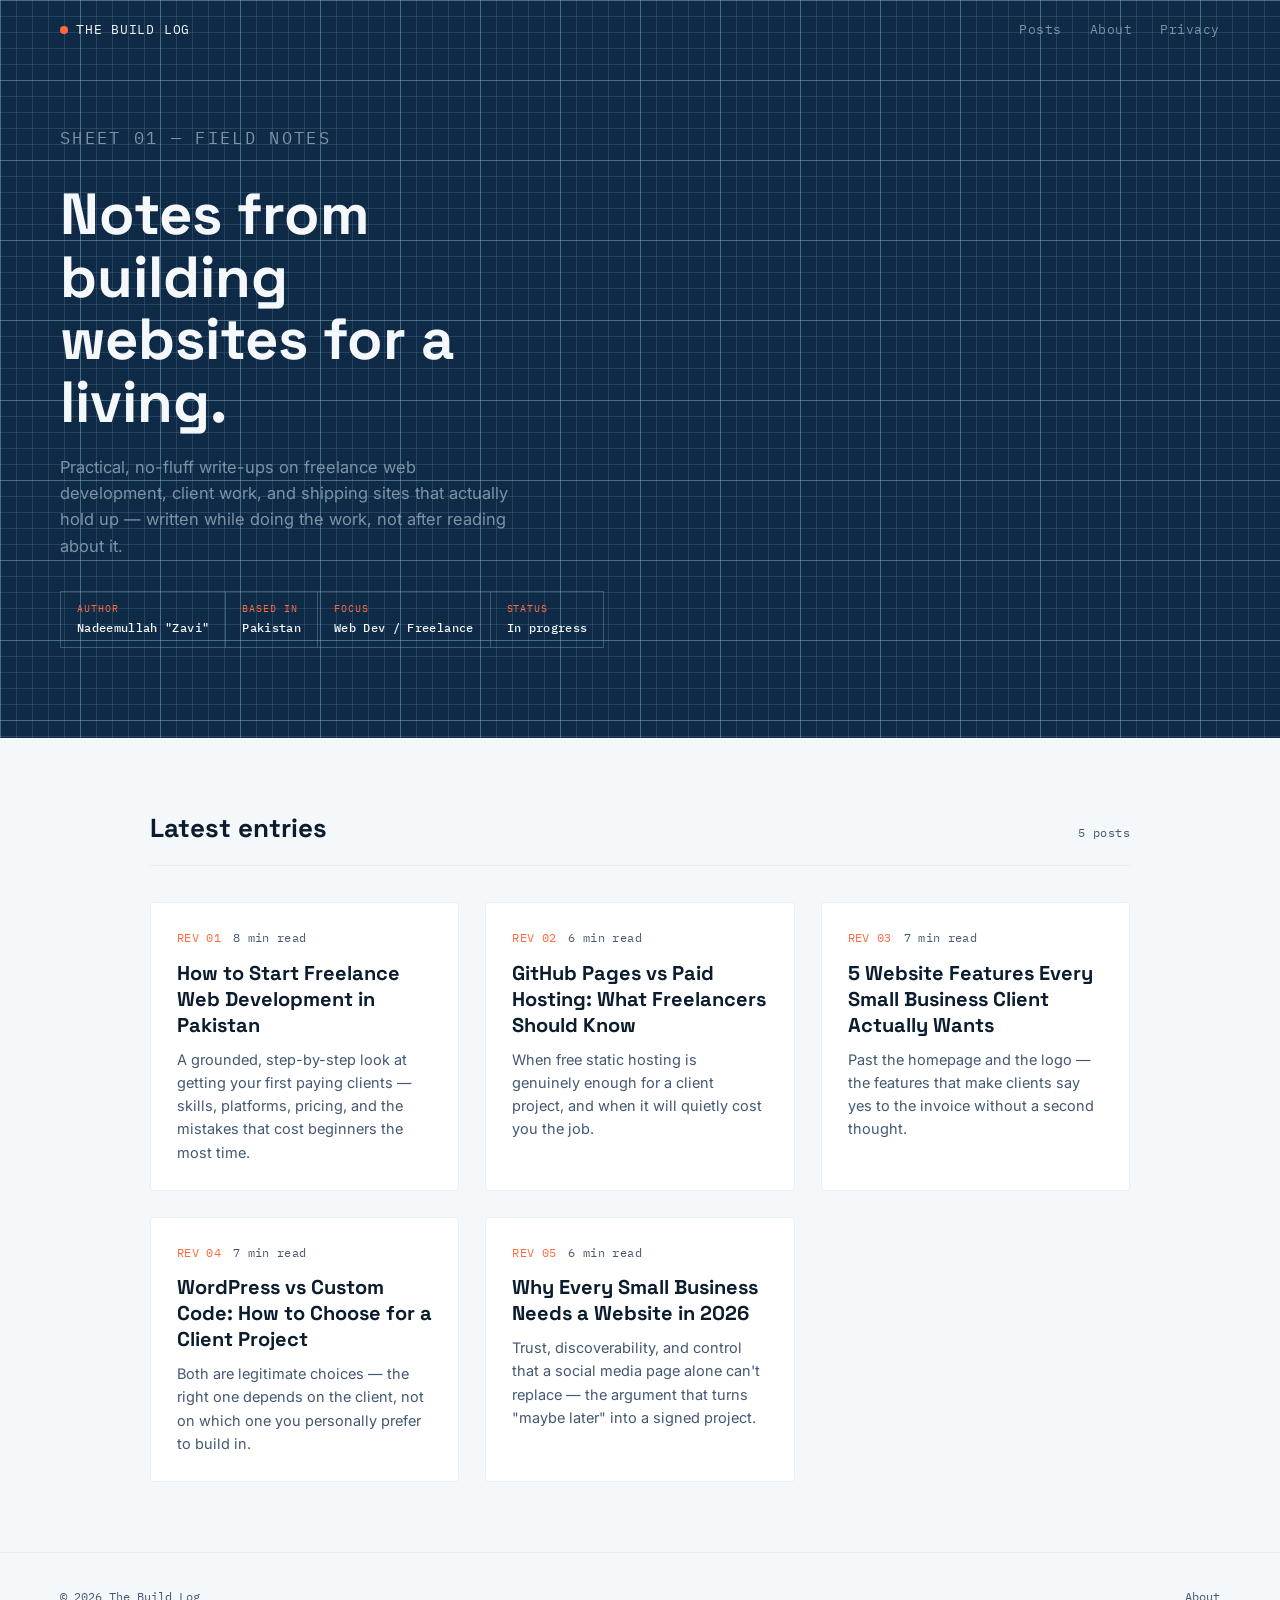
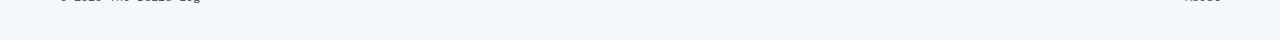
<file: index.html>
<!DOCTYPE html>
<html lang="en">
<head>
<meta charset="UTF-8">
<meta name="viewport" content="width=device-width, initial-scale=1.0">
<title>The Build Log — Web Dev &amp; Freelancing Notes from Pakistan</title>
<meta name="description" content="Practical notes on freelance web development, GitHub Pages hosting, and building client websites — written by a working developer in Pakistan.">
<link rel="preconnect" href="https://fonts.googleapis.com">
<link href="https://fonts.googleapis.com/css2?family=Space+Grotesk:wght@500;700&family=Inter:wght@400;500;600&family=IBM+Plex+Mono:wght@400;500&display=swap" rel="stylesheet">
<link rel="stylesheet" href="style.css">

<!-- ============================================================
  GOOGLE ADSENSE — after your site is approved, paste the
  AdSense auto-ads snippet Google gives you right here, just
  before </head>. Example:

  <script async src="https://pagead2.googlesyndication.com/pagead/js/adsbygoogle.js?client=ca-pub-XXXXXXXXXXXXXXXX"
     crossorigin="anonymous"></script>

  Do NOT add this before you're approved — AdSense checks for
  the verification tag/meta on your site during review, so add
  it when you submit your application, not before.
============================================================ -->

</head>
<body>

<header class="blueprint">
  <nav class="nav">
    <a href="index.html" class="nav-mark"><span class="dot"></span>THE BUILD LOG</a>
    <div class="nav-links">
      <a href="index.html">Posts</a>
      <a href="about.html">About</a>
      <a href="privacy-policy.html">Privacy</a>
    </div>
  </nav>

  <div class="hero">
    <p class="hero-eyebrow">Sheet 01 — Field Notes</p>
    <h1>Notes from building<br>websites for a living.</h1>
    <p>Practical, no-fluff write-ups on freelance web development, client work, and shipping sites that actually hold up — written while doing the work, not after reading about it.</p>

    <div class="title-block">
      <div><span>Author</span><strong>Nadeemullah "Zavi"</strong></div>
      <div><span>Based in</span><strong>Pakistan</strong></div>
      <div><span>Focus</span><strong>Web Dev / Freelance</strong></div>
      <div><span>Status</span><strong>In progress</strong></div>
    </div>
  </div>
</header>

<main class="section">
  <div class="section-head">
    <h2>Latest entries</h2>
    <span class="tag">5 posts</span>
  </div>

  <div class="post-grid">
    <a class="post-card" href="freelance-web-dev-pakistan.html">
      <div class="meta"><span class="rev">REV 01</span><span>8 min read</span></div>
      <h3>How to Start Freelance Web Development in Pakistan</h3>
      <p>A grounded, step-by-step look at getting your first paying clients — skills, platforms, pricing, and the mistakes that cost beginners the most time.</p>
    </a>

    <a class="post-card" href="github-pages-vs-paid-hosting.html">
      <div class="meta"><span class="rev">REV 02</span><span>6 min read</span></div>
      <h3>GitHub Pages vs Paid Hosting: What Freelancers Should Know</h3>
      <p>When free static hosting is genuinely enough for a client project, and when it will quietly cost you the job.</p>
    </a>

    <a class="post-card" href="website-features-clients-want.html">
      <div class="meta"><span class="rev">REV 03</span><span>7 min read</span></div>
      <h3>5 Website Features Every Small Business Client Actually Wants</h3>
      <p>Past the homepage and the logo — the features that make clients say yes to the invoice without a second thought.</p>
    </a>

    <a class="post-card" href="wordpress-vs-custom-code.html">
      <div class="meta"><span class="rev">REV 04</span><span>7 min read</span></div>
      <h3>WordPress vs Custom Code: How to Choose for a Client Project</h3>
      <p>Both are legitimate choices — the right one depends on the client, not on which one you personally prefer to build in.</p>
    </a>

    <a class="post-card" href="importance-of-a-website.html">
      <div class="meta"><span class="rev">REV 05</span><span>6 min read</span></div>
      <h3>Why Every Small Business Needs a Website in 2026</h3>
      <p>Trust, discoverability, and control that a social media page alone can't replace — the argument that turns "maybe later" into a signed project.</p>
    </a>
  </div>
</main>

<footer class="footer">
  <span>© 2026 The Build Log</span>
  <a href="about.html">About</a>
</footer>

</body>
</html>
</file>
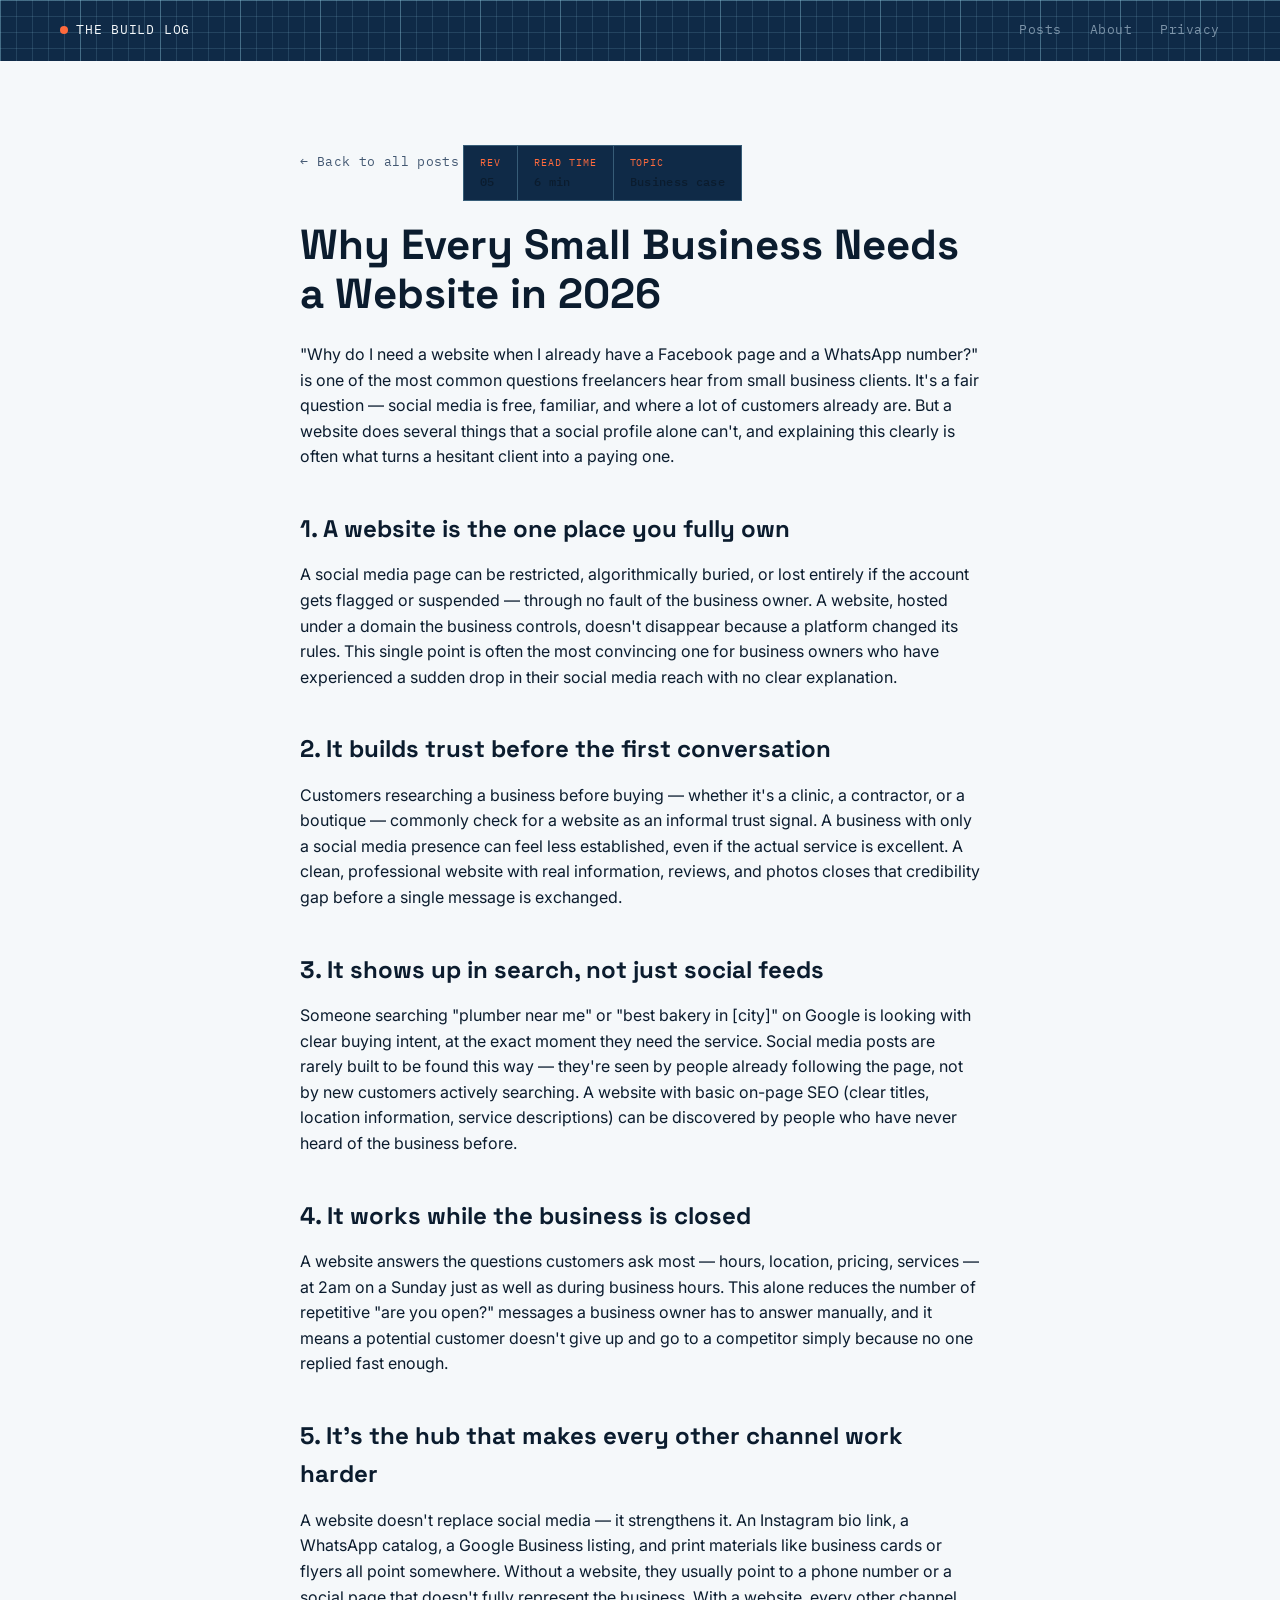
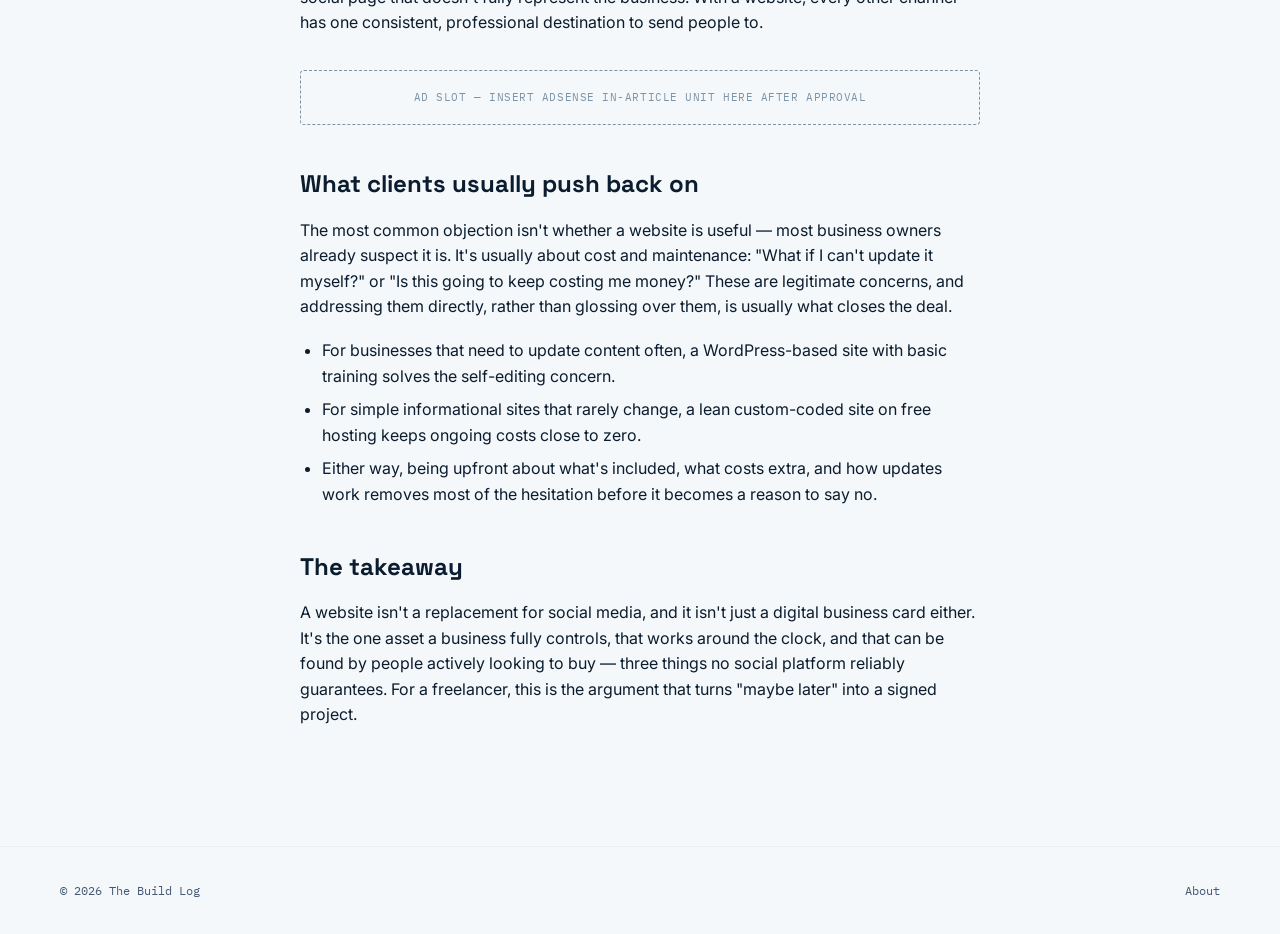
<file: importance-of-a-website.html>
<!DOCTYPE html>
<html lang="en">
<head>
<meta charset="UTF-8">
<meta name="viewport" content="width=device-width, initial-scale=1.0">
<title>Why Every Small Business Needs a Website in 2026 — The Build Log</title>
<meta name="description" content="A practical look at why a website still matters for small businesses — trust, discoverability, and control that social media alone can't replace.">
<link rel="preconnect" href="https://fonts.googleapis.com">
<link href="https://fonts.googleapis.com/css2?family=Space+Grotesk:wght@500;700&family=Inter:wght@400;500;600&family=IBM+Plex+Mono:wght@400;500&display=swap" rel="stylesheet">
<link rel="stylesheet" href="style.css">
</head>
<body>

<header class="blueprint">
  <nav class="nav">
    <a href="index.html" class="nav-mark"><span class="dot"></span>THE BUILD LOG</a>
    <div class="nav-links">
      <a href="index.html">Posts</a>
      <a href="about.html">About</a>
      <a href="privacy-policy.html">Privacy</a>
    </div>
  </nav>
</header>

<article class="article-wrap">
  <a class="back-link" href="index.html">← Back to all posts</a>

  <div class="title-block" style="margin-top:24px; background:var(--blueprint-deep); display:inline-grid;">
    <div><span>Rev</span><strong>05</strong></div>
    <div><span>Read time</span><strong>6 min</strong></div>
    <div><span>Topic</span><strong>Business case</strong></div>
  </div>

  <h1>Why Every Small Business Needs a Website in 2026</h1>

  <p>"Why do I need a website when I already have a Facebook page and a WhatsApp number?" is one of the most common questions freelancers hear from small business clients. It's a fair question — social media is free, familiar, and where a lot of customers already are. But a website does several things that a social profile alone can't, and explaining this clearly is often what turns a hesitant client into a paying one.</p>

  <h2>1. A website is the one place you fully own</h2>
  <p>A social media page can be restricted, algorithmically buried, or lost entirely if the account gets flagged or suspended — through no fault of the business owner. A website, hosted under a domain the business controls, doesn't disappear because a platform changed its rules. This single point is often the most convincing one for business owners who have experienced a sudden drop in their social media reach with no clear explanation.</p>

  <h2>2. It builds trust before the first conversation</h2>
  <p>Customers researching a business before buying — whether it's a clinic, a contractor, or a boutique — commonly check for a website as an informal trust signal. A business with only a social media presence can feel less established, even if the actual service is excellent. A clean, professional website with real information, reviews, and photos closes that credibility gap before a single message is exchanged.</p>

  <h2>3. It shows up in search, not just social feeds</h2>
  <p>Someone searching "plumber near me" or "best bakery in [city]" on Google is looking with clear buying intent, at the exact moment they need the service. Social media posts are rarely built to be found this way — they're seen by people already following the page, not by new customers actively searching. A website with basic on-page SEO (clear titles, location information, service descriptions) can be discovered by people who have never heard of the business before.</p>

  <h2>4. It works while the business is closed</h2>
  <p>A website answers the questions customers ask most — hours, location, pricing, services — at 2am on a Sunday just as well as during business hours. This alone reduces the number of repetitive "are you open?" messages a business owner has to answer manually, and it means a potential customer doesn't give up and go to a competitor simply because no one replied fast enough.</p>

  <h2>5. It's the hub that makes every other channel work harder</h2>
  <p>A website doesn't replace social media — it strengthens it. An Instagram bio link, a WhatsApp catalog, a Google Business listing, and print materials like business cards or flyers all point somewhere. Without a website, they usually point to a phone number or a social page that doesn't fully represent the business. With a website, every other channel has one consistent, professional destination to send people to.</p>

  <div class="ad-slot">Ad slot — insert AdSense in-article unit here after approval</div>

  <h2>What clients usually push back on</h2>
  <p>The most common objection isn't whether a website is useful — most business owners already suspect it is. It's usually about cost and maintenance: "What if I can't update it myself?" or "Is this going to keep costing me money?" These are legitimate concerns, and addressing them directly, rather than glossing over them, is usually what closes the deal.</p>
  <ul>
    <li>For businesses that need to update content often, a WordPress-based site with basic training solves the self-editing concern.</li>
    <li>For simple informational sites that rarely change, a lean custom-coded site on free hosting keeps ongoing costs close to zero.</li>
    <li>Either way, being upfront about what's included, what costs extra, and how updates work removes most of the hesitation before it becomes a reason to say no.</li>
  </ul>

  <h2>The takeaway</h2>
  <p>A website isn't a replacement for social media, and it isn't just a digital business card either. It's the one asset a business fully controls, that works around the clock, and that can be found by people actively looking to buy — three things no social platform reliably guarantees. For a freelancer, this is the argument that turns "maybe later" into a signed project.</p>
</article>

<footer class="footer">
  <span>© 2026 The Build Log</span>
  <a href="about.html">About</a>
</footer>

</body>
</html>
</file>
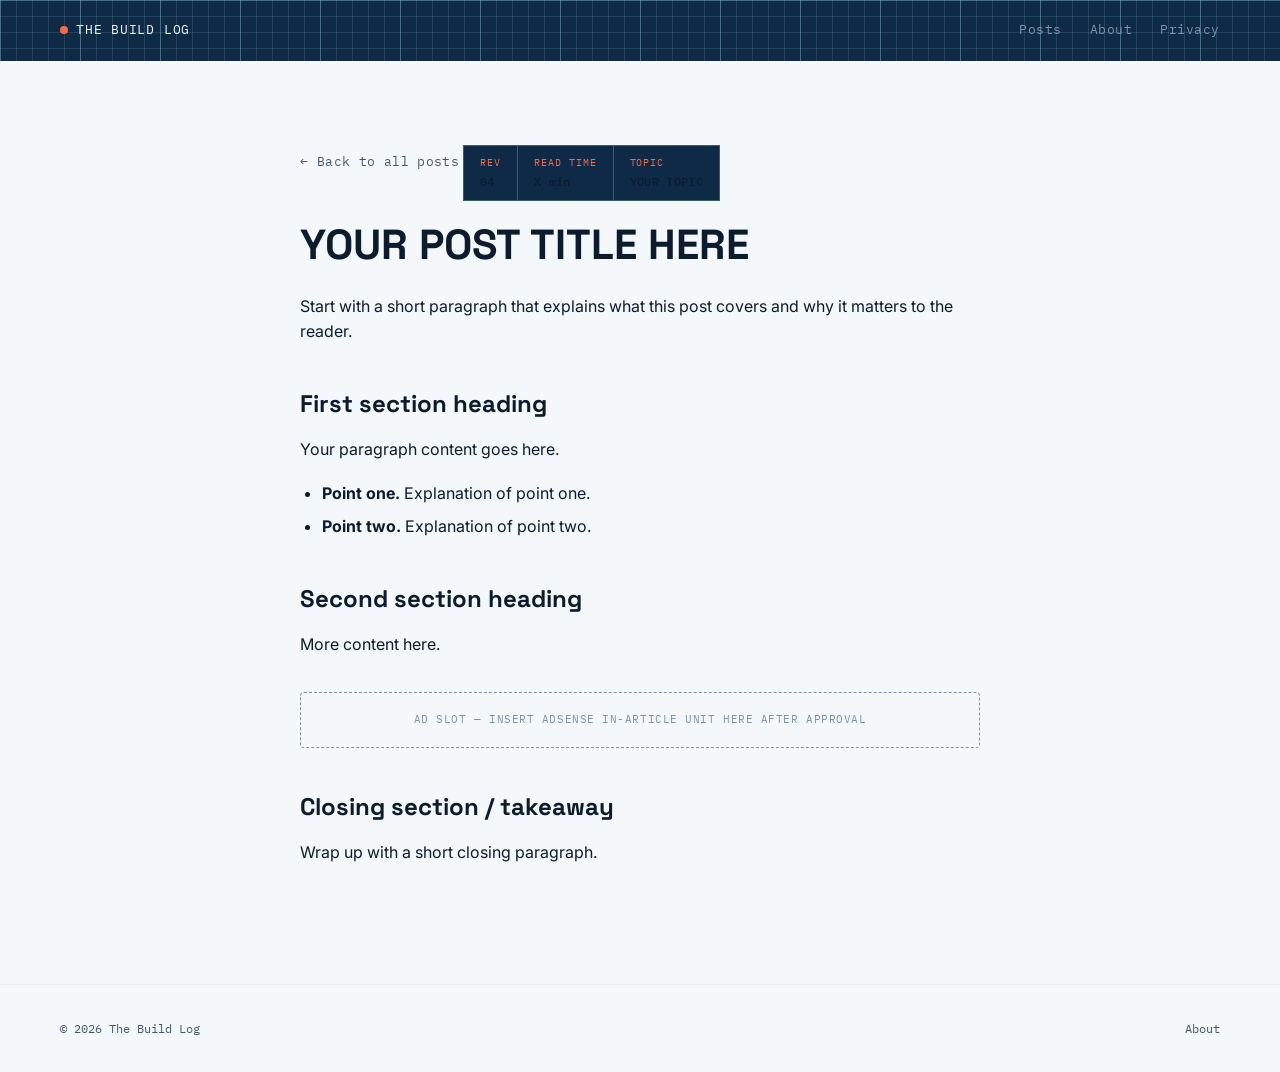
<file: post-template.html>
<!DOCTYPE html>
<html lang="en">
<head>
<meta charset="UTF-8">
<meta name="viewport" content="width=device-width, initial-scale=1.0">

<!-- ⬇️ STEP 1: Change this to your post's title -->
<title>YOUR POST TITLE HERE — The Build Log</title>

<!-- ⬇️ STEP 2: Change this to a 1-2 sentence summary (used by Google search) -->
<meta name="description" content="A short 1-2 sentence summary of what this post covers.">

<link rel="preconnect" href="https://fonts.googleapis.com">
<link href="https://fonts.googleapis.com/css2?family=Space+Grotesk:wght@500;700&family=Inter:wght@400;500;600&family=IBM+Plex+Mono:wght@400;500&display=swap" rel="stylesheet">
<link rel="stylesheet" href="style.css">
</head>
<body>

<header class="blueprint">
  <nav class="nav">
    <a href="index.html" class="nav-mark"><span class="dot"></span>THE BUILD LOG</a>
    <div class="nav-links">
      <a href="index.html">Posts</a>
      <a href="about.html">About</a>
      <a href="privacy-policy.html">Privacy</a>
    </div>
  </nav>
</header>

<article class="article-wrap">
  <a class="back-link" href="index.html">← Back to all posts</a>

  <!-- ⬇️ STEP 3: Update REV number (next one after your last post) and read time -->
  <div class="title-block" style="margin-top:24px; background:var(--blueprint-deep); display:inline-grid;">
    <div><span>Rev</span><strong>04</strong></div>
    <div><span>Read time</span><strong>X min</strong></div>
    <div><span>Topic</span><strong>YOUR TOPIC</strong></div>
  </div>

  <!-- ⬇️ STEP 4: Your post's main heading -->
  <h1>YOUR POST TITLE HERE</h1>

  <!-- ⬇️ STEP 5: Write your intro paragraph -->
  <p>Start with a short paragraph that explains what this post covers and why it matters to the reader.</p>

  <!-- ⬇️ STEP 6: Add as many sections as you want using h2/h3 + p/ul -->
  <h2>First section heading</h2>
  <p>Your paragraph content goes here.</p>

  <ul>
    <li><strong>Point one.</strong> Explanation of point one.</li>
    <li><strong>Point two.</strong> Explanation of point two.</li>
  </ul>

  <h2>Second section heading</h2>
  <p>More content here.</p>

  <!-- Leave this ad slot in — you'll paste your real AdSense code here after approval -->
  <div class="ad-slot">Ad slot — insert AdSense in-article unit here after approval</div>

  <h2>Closing section / takeaway</h2>
  <p>Wrap up with a short closing paragraph.</p>
</article>

<footer class="footer">
  <span>© 2026 The Build Log</span>
  <a href="about.html">About</a>
</footer>

</body>
</html>
</file>
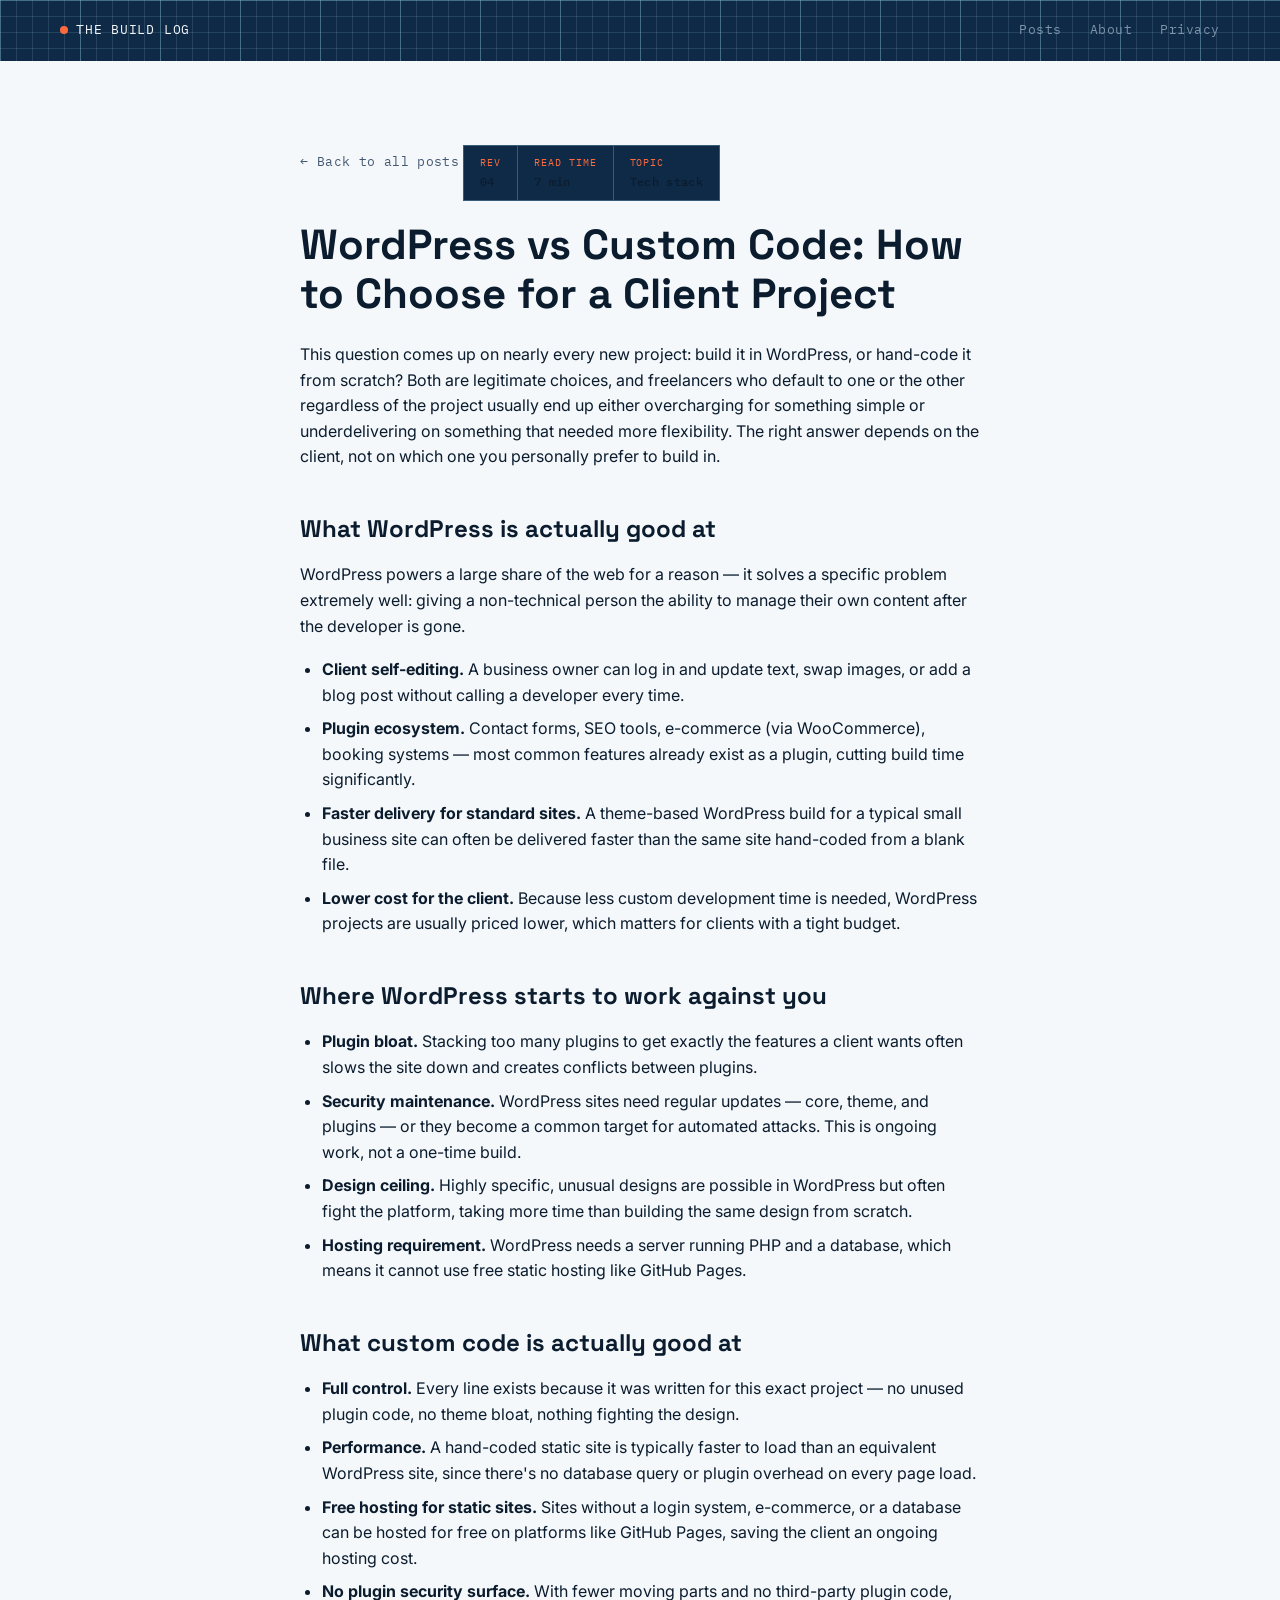
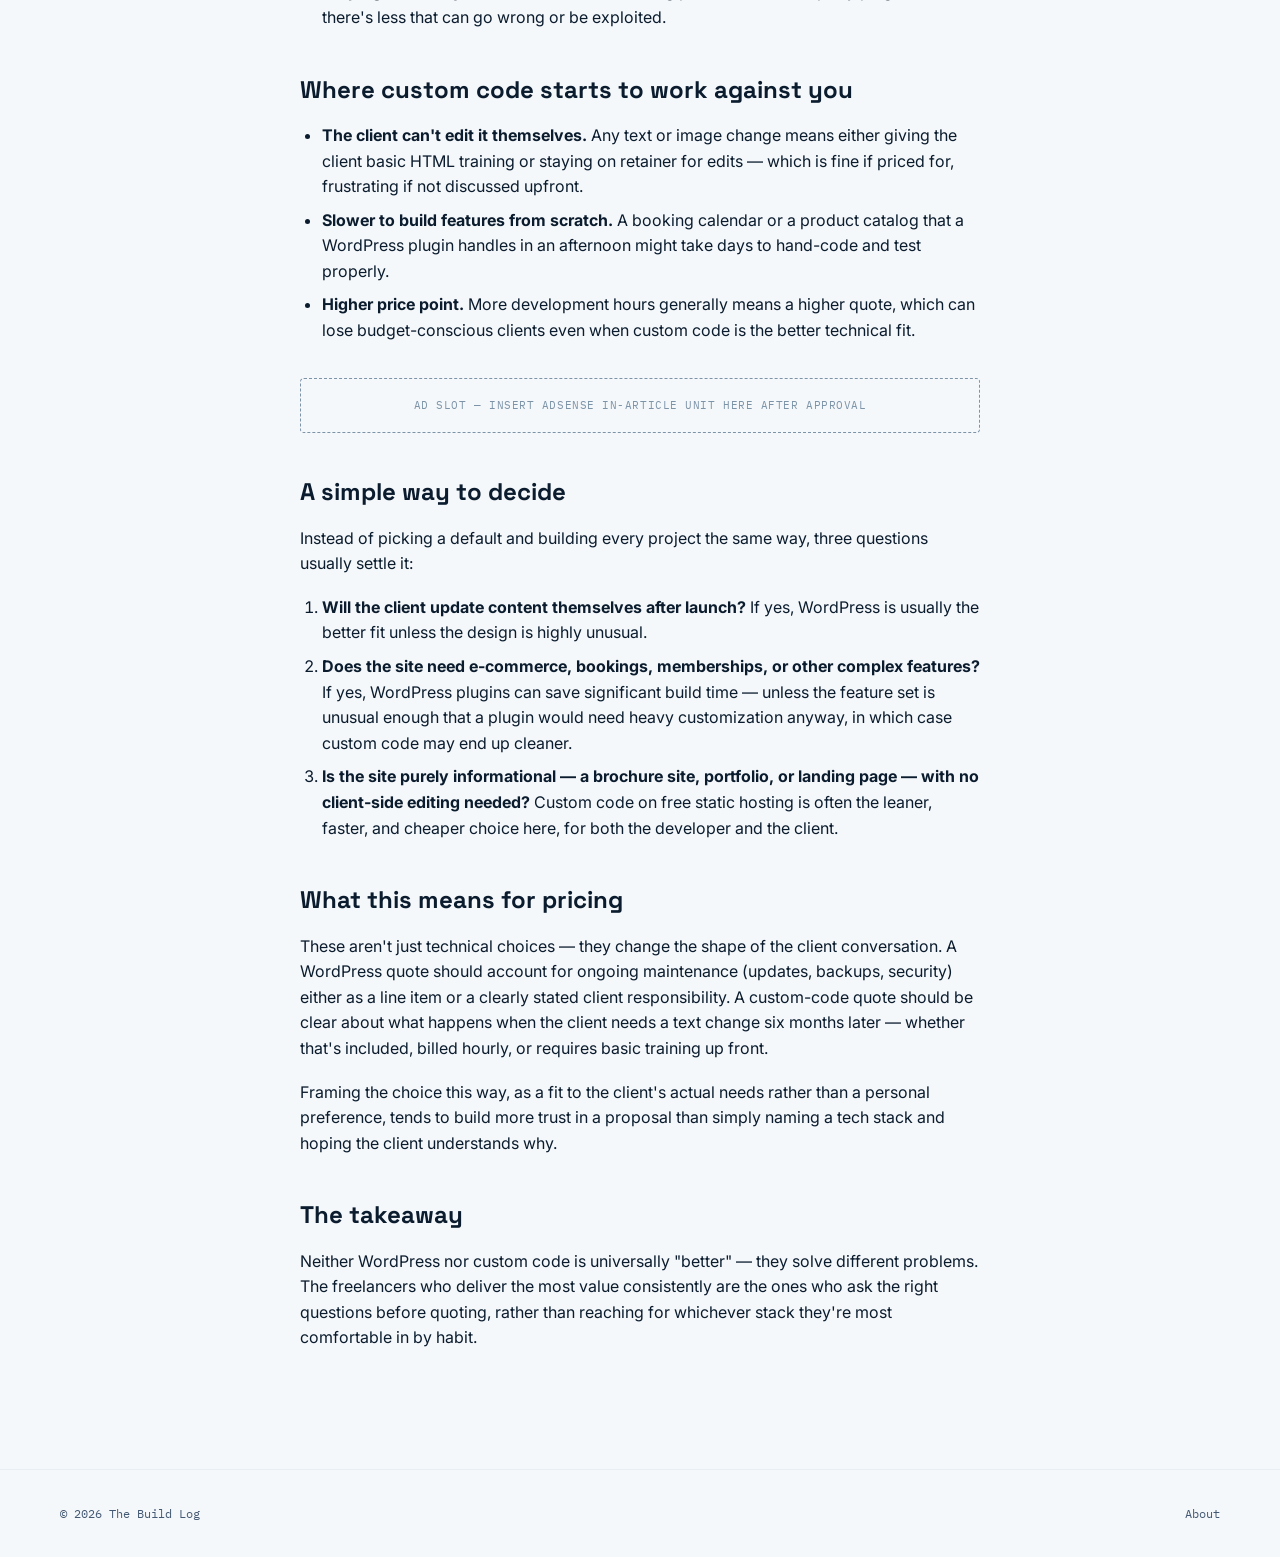
<file: wordpress-vs-custom-code.html>
<!DOCTYPE html>
<html lang="en">
<head>
<meta charset="UTF-8">
<meta name="viewport" content="width=device-width, initial-scale=1.0">
<title>WordPress vs Custom Code: How to Choose for a Client Project — The Build Log</title>
<meta name="description" content="A practical comparison of WordPress and custom-coded websites for freelancers — cost, timeline, client handoff, and which one wins for different project types.">
<link rel="preconnect" href="https://fonts.googleapis.com">
<link href="https://fonts.googleapis.com/css2?family=Space+Grotesk:wght@500;700&family=Inter:wght@400;500;600&family=IBM+Plex+Mono:wght@400;500&display=swap" rel="stylesheet">
<link rel="stylesheet" href="style.css">
</head>
<body>

<header class="blueprint">
  <nav class="nav">
    <a href="index.html" class="nav-mark"><span class="dot"></span>THE BUILD LOG</a>
    <div class="nav-links">
      <a href="index.html">Posts</a>
      <a href="about.html">About</a>
      <a href="privacy-policy.html">Privacy</a>
    </div>
  </nav>
</header>

<article class="article-wrap">
  <a class="back-link" href="index.html">← Back to all posts</a>

  <div class="title-block" style="margin-top:24px; background:var(--blueprint-deep); display:inline-grid;">
    <div><span>Rev</span><strong>04</strong></div>
    <div><span>Read time</span><strong>7 min</strong></div>
    <div><span>Topic</span><strong>Tech stack</strong></div>
  </div>

  <h1>WordPress vs Custom Code: How to Choose for a Client Project</h1>

  <p>This question comes up on nearly every new project: build it in WordPress, or hand-code it from scratch? Both are legitimate choices, and freelancers who default to one or the other regardless of the project usually end up either overcharging for something simple or underdelivering on something that needed more flexibility. The right answer depends on the client, not on which one you personally prefer to build in.</p>

  <h2>What WordPress is actually good at</h2>
  <p>WordPress powers a large share of the web for a reason — it solves a specific problem extremely well: giving a non-technical person the ability to manage their own content after the developer is gone.</p>
  <ul>
    <li><strong>Client self-editing.</strong> A business owner can log in and update text, swap images, or add a blog post without calling a developer every time.</li>
    <li><strong>Plugin ecosystem.</strong> Contact forms, SEO tools, e-commerce (via WooCommerce), booking systems — most common features already exist as a plugin, cutting build time significantly.</li>
    <li><strong>Faster delivery for standard sites.</strong> A theme-based WordPress build for a typical small business site can often be delivered faster than the same site hand-coded from a blank file.</li>
    <li><strong>Lower cost for the client.</strong> Because less custom development time is needed, WordPress projects are usually priced lower, which matters for clients with a tight budget.</li>
  </ul>

  <h2>Where WordPress starts to work against you</h2>
  <ul>
    <li><strong>Plugin bloat.</strong> Stacking too many plugins to get exactly the features a client wants often slows the site down and creates conflicts between plugins.</li>
    <li><strong>Security maintenance.</strong> WordPress sites need regular updates — core, theme, and plugins — or they become a common target for automated attacks. This is ongoing work, not a one-time build.</li>
    <li><strong>Design ceiling.</strong> Highly specific, unusual designs are possible in WordPress but often fight the platform, taking more time than building the same design from scratch.</li>
    <li><strong>Hosting requirement.</strong> WordPress needs a server running PHP and a database, which means it cannot use free static hosting like GitHub Pages.</li>
  </ul>

  <h2>What custom code is actually good at</h2>
  <ul>
    <li><strong>Full control.</strong> Every line exists because it was written for this exact project — no unused plugin code, no theme bloat, nothing fighting the design.</li>
    <li><strong>Performance.</strong> A hand-coded static site is typically faster to load than an equivalent WordPress site, since there's no database query or plugin overhead on every page load.</li>
    <li><strong>Free hosting for static sites.</strong> Sites without a login system, e-commerce, or a database can be hosted for free on platforms like GitHub Pages, saving the client an ongoing hosting cost.</li>
    <li><strong>No plugin security surface.</strong> With fewer moving parts and no third-party plugin code, there's less that can go wrong or be exploited.</li>
  </ul>

  <h2>Where custom code starts to work against you</h2>
  <ul>
    <li><strong>The client can't edit it themselves.</strong> Any text or image change means either giving the client basic HTML training or staying on retainer for edits — which is fine if priced for, frustrating if not discussed upfront.</li>
    <li><strong>Slower to build features from scratch.</strong> A booking calendar or a product catalog that a WordPress plugin handles in an afternoon might take days to hand-code and test properly.</li>
    <li><strong>Higher price point.</strong> More development hours generally means a higher quote, which can lose budget-conscious clients even when custom code is the better technical fit.</li>
  </ul>

  <div class="ad-slot">Ad slot — insert AdSense in-article unit here after approval</div>

  <h2>A simple way to decide</h2>
  <p>Instead of picking a default and building every project the same way, three questions usually settle it:</p>
  <ol>
    <li><strong>Will the client update content themselves after launch?</strong> If yes, WordPress is usually the better fit unless the design is highly unusual.</li>
    <li><strong>Does the site need e-commerce, bookings, memberships, or other complex features?</strong> If yes, WordPress plugins can save significant build time — unless the feature set is unusual enough that a plugin would need heavy customization anyway, in which case custom code may end up cleaner.</li>
    <li><strong>Is the site purely informational — a brochure site, portfolio, or landing page — with no client-side editing needed?</strong> Custom code on free static hosting is often the leaner, faster, and cheaper choice here, for both the developer and the client.</li>
  </ol>

  <h2>What this means for pricing</h2>
  <p>These aren't just technical choices — they change the shape of the client conversation. A WordPress quote should account for ongoing maintenance (updates, backups, security) either as a line item or a clearly stated client responsibility. A custom-code quote should be clear about what happens when the client needs a text change six months later — whether that's included, billed hourly, or requires basic training up front.</p>
  <p>Framing the choice this way, as a fit to the client's actual needs rather than a personal preference, tends to build more trust in a proposal than simply naming a tech stack and hoping the client understands why.</p>

  <h2>The takeaway</h2>
  <p>Neither WordPress nor custom code is universally "better" — they solve different problems. The freelancers who deliver the most value consistently are the ones who ask the right questions before quoting, rather than reaching for whichever stack they're most comfortable in by habit.</p>
</article>

<footer class="footer">
  <span>© 2026 The Build Log</span>
  <a href="about.html">About</a>
</footer>

</body>
</html>
</file>
<file: style.css>
/* ============================================
   DESIGN TOKENS — "Blueprint" system
   Subject: a working web-developer's build log.
   The site borrows the visual language of an
   architectural blueprint — grid paper, drafting
   title blocks, revision marks — because the
   content itself is about *building* things.
   ============================================ */
:root{
  --blueprint-deep: #0F2A47;
  --blueprint-mid:  #1D4B75;
  --grid-line:      rgba(140,200,220,0.16);
  --grid-line-strong: rgba(140,200,220,0.32);
  --paper:          #F5F8FA;
  --paper-dim:      #E8EEF2;
  --ink:            #0B1C2E;
  --ink-soft:       #435872;
  --steel:          #7C93A8;
  --pencil:         #FF6A3D;
  --pencil-dim:     rgba(255,106,61,0.14);

  --display: 'Space Grotesk', sans-serif;
  --body:    'Inter', sans-serif;
  --mono:    'IBM Plex Mono', monospace;
}

*{ box-sizing: border-box; }
html{ scroll-behavior: smooth; }
body{
  margin:0;
  font-family: var(--body);
  background: var(--paper);
  color: var(--ink);
  line-height: 1.6;
}
a{ color: inherit; }
img{ max-width:100%; display:block; }

@media (prefers-reduced-motion: reduce){
  html{ scroll-behavior:auto; }
  *{ animation-duration:0.001ms !important; transition-duration:0.001ms !important; }
}

/* ---------- blueprint grid texture ---------- */
.blueprint{
  background-color: var(--blueprint-deep);
  background-image:
    linear-gradient(var(--grid-line) 1px, transparent 1px),
    linear-gradient(90deg, var(--grid-line) 1px, transparent 1px),
    linear-gradient(var(--grid-line-strong) 1px, transparent 1px),
    linear-gradient(90deg, var(--grid-line-strong) 1px, transparent 1px);
  background-size: 16px 16px, 16px 16px, 80px 80px, 80px 80px;
  color: var(--paper);
}

/* ---------- top nav ---------- */
.nav{
  display:flex; align-items:center; justify-content:space-between;
  padding: 20px clamp(20px, 5vw, 60px);
  position: relative; z-index: 5;
}
.nav-mark{
  font-family: var(--mono);
  font-size: 13px;
  letter-spacing: 0.06em;
  color: var(--paper);
  text-decoration: none;
  display:flex; align-items:center; gap:8px;
}
.nav-mark .dot{
  width:8px; height:8px; border-radius:50%;
  background: var(--pencil);
  display:inline-block;
}
.nav-links{ display:flex; gap: 28px; }
.nav-links a{
  font-family: var(--mono);
  font-size: 13px;
  color: var(--steel);
  text-decoration:none;
  letter-spacing: 0.04em;
}
.nav-links a:hover{ color: var(--paper); }

/* ---------- hero ---------- */
.hero{
  padding: 64px clamp(20px, 5vw, 60px) 90px;
  position: relative;
}
.hero-eyebrow{
  font-family: var(--mono);
  font-size: 12.5px;
  letter-spacing: 0.14em;
  text-transform: uppercase;
  color: var(--pencil);
  margin: 0 0 18px;
}
.hero h1{
  font-family: var(--display);
  font-weight: 700;
  font-size: clamp(34px, 6vw, 58px);
  line-height: 1.08;
  margin: 0 0 20px;
  max-width: 14ch;
  color: var(--paper);
}
.hero p{
  font-size: 16.5px;
  color: var(--steel);
  max-width: 46ch;
  margin: 0 0 32px;
}

/* drafting title-block: signature element */
.title-block{
  display: inline-grid;
  grid-template-columns: repeat(4, auto);
  border: 1px solid var(--grid-line-strong);
  font-family: var(--mono);
  font-size: 11.5px;
  color: var(--steel);
  letter-spacing: 0.03em;
}
.title-block div{
  padding: 9px 16px;
  border-right: 1px solid var(--grid-line-strong);
}
.title-block div:last-child{ border-right:none; }
.title-block span{
  display:block;
  text-transform: uppercase;
  font-size: 9.5px;
  color: var(--pencil);
  margin-bottom: 3px;
  letter-spacing: 0.1em;
}
.title-block strong{
  color: var(--paper);
  font-weight: 500;
}

/* ---------- section framing ---------- */
.section{
  padding: 70px clamp(20px, 5vw, 60px);
  max-width: 1100px;
  margin: 0 auto;
}
.section-head{
  display:flex; align-items:baseline; justify-content:space-between;
  border-bottom: 1px solid var(--paper-dim);
  padding-bottom: 16px;
  margin-bottom: 36px;
}
.section-head h2{
  font-family: var(--display);
  font-size: 26px;
  margin:0;
}
.section-head .tag{
  font-family: var(--mono);
  font-size: 12px;
  color: var(--ink-soft);
  letter-spacing: 0.04em;
}

/* ---------- post cards ---------- */
.post-grid{
  display:grid;
  grid-template-columns: repeat(auto-fit, minmax(280px, 1fr));
  gap: 26px;
}
.post-card{
  display:block;
  text-decoration:none;
  color: var(--ink);
  border: 1px solid var(--paper-dim);
  border-radius: 4px;
  padding: 26px;
  background: #fff;
  transition: transform .18s ease, border-color .18s ease;
}
.post-card:hover{
  transform: translateY(-3px);
  border-color: var(--pencil);
}
.post-card .meta{
  font-family: var(--mono);
  font-size: 11.5px;
  color: var(--ink-soft);
  letter-spacing: 0.03em;
  margin-bottom: 12px;
  display:flex; gap: 12px;
}
.post-card .meta .rev{
  color: var(--pencil);
}
.post-card h3{
  font-family: var(--display);
  font-size: 20px;
  margin: 0 0 10px;
  line-height:1.3;
}
.post-card p{
  font-size: 14.5px;
  color: var(--ink-soft);
  margin:0;
}

/* ---------- article page ---------- */
.article-wrap{
  max-width: 760px;
  margin: 0 auto;
  padding: 60px clamp(20px, 5vw, 40px) 100px;
}
.article-wrap h1{
  font-family: var(--display);
  font-size: clamp(30px, 5vw, 42px);
  line-height:1.15;
  margin: 20px 0 24px;
}
.article-wrap h2{
  font-family: var(--display);
  font-size: 24px;
  margin: 40px 0 14px;
}
.article-wrap h3{
  font-family: var(--display);
  font-size: 19px;
  margin: 30px 0 10px;
}
.article-wrap p{ font-size: 16px; color: var(--ink); margin: 0 0 18px; }
.article-wrap ul, .article-wrap ol{ font-size: 16px; margin: 0 0 18px; padding-left: 22px; }
.article-wrap li{ margin-bottom: 8px; }
.article-wrap strong{ color: var(--ink); }
.back-link{
  font-family: var(--mono);
  font-size: 12.5px;
  color: var(--ink-soft);
  text-decoration:none;
  letter-spacing:0.03em;
}
.back-link:hover{ color: var(--pencil); }

/* ad slot placeholder */
.ad-slot{
  margin: 34px 0;
  padding: 18px;
  border: 1px dashed var(--steel);
  border-radius: 4px;
  text-align:center;
  font-family: var(--mono);
  font-size: 11px;
  color: var(--steel);
  letter-spacing: 0.05em;
  text-transform: uppercase;
}

/* ---------- footer ---------- */
.footer{
  padding: 34px clamp(20px, 5vw, 60px);
  border-top: 1px solid var(--paper-dim);
  display:flex; align-items:center; justify-content:space-between;
  flex-wrap: wrap; gap: 12px;
}
.footer, .footer a{
  font-family: var(--mono);
  font-size: 12px;
  color: var(--ink-soft);
  text-decoration:none;
}
.footer a:hover{ color: var(--pencil); }

@media (max-width: 640px){
  .nav-links{ gap: 16px; }
  .title-block{ grid-template-columns: 1fr 1fr; }
  .title-block div{ border-bottom: 1px solid var(--grid-line-strong); }
}
</file>
